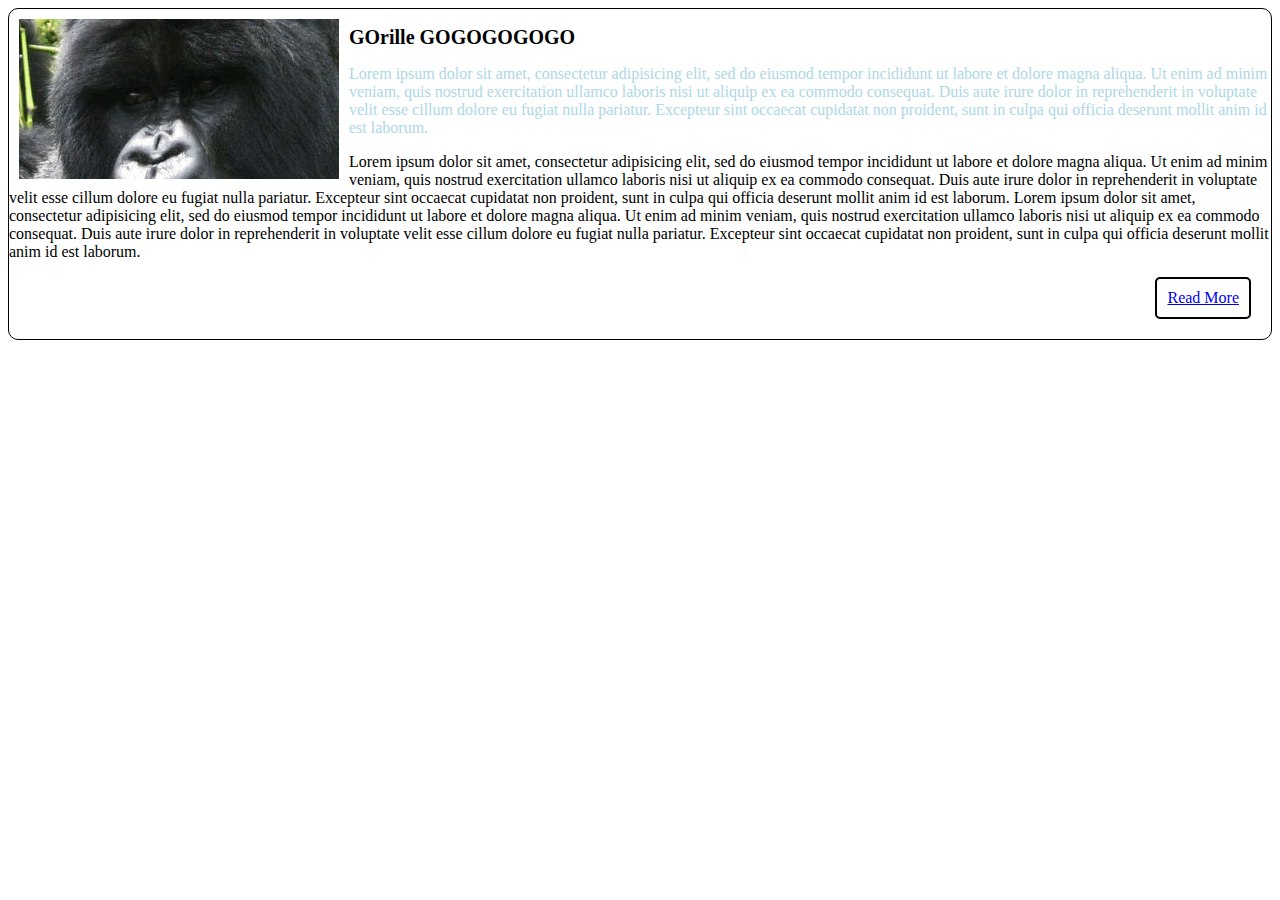
<file: index.html>
<!DOCTYPE html>
<html lang="en" dir="ltr">
  <head>
    <meta charset="utf-8">
    <title>GOGOrille</title>
    <link rel="stylesheet" href="css/master.css">
  </head>
  <body>

    <div class="container">
      <div>
        <img src="images/th/th-gorilla05.jpg" alt="" class="float-left">
        <h2>GOrille GOGOGOGOGO</h2>
        <p class="intro">
          Lorem ipsum dolor sit amet, consectetur adipisicing elit, sed do eiusmod tempor incididunt ut labore et dolore magna aliqua. Ut enim ad minim veniam, quis nostrud exercitation ullamco laboris nisi ut aliquip ex ea commodo consequat. Duis aute irure dolor in reprehenderit in voluptate velit esse cillum dolore eu fugiat nulla pariatur. Excepteur sint occaecat cupidatat non proident, sunt in culpa qui officia deserunt mollit anim id est laborum.
        </p>
        <p>
        Lorem ipsum dolor sit amet, consectetur adipisicing elit, sed do eiusmod tempor incididunt ut labore et dolore magna aliqua. Ut enim ad minim veniam, quis nostrud exercitation ullamco laboris nisi ut aliquip ex ea commodo consequat. Duis aute irure dolor in reprehenderit in voluptate velit esse cillum dolore eu fugiat nulla pariatur. Excepteur sint occaecat cupidatat non proident, sunt in culpa qui officia deserunt mollit anim id est laborum.
        Lorem ipsum dolor sit amet, consectetur adipisicing elit, sed do eiusmod tempor incididunt ut labore et dolore magna aliqua. Ut enim ad minim veniam, quis nostrud exercitation ullamco laboris nisi ut aliquip ex ea commodo consequat. Duis aute irure dolor in reprehenderit in voluptate velit esse cillum dolore eu fugiat nulla pariatur. Excepteur sint occaecat cupidatat non proident, sunt in culpa qui officia deserunt mollit anim id est laborum.
        </p>
      </div>
      <a href="#" class="absolute-bottom">Read More</a>
    </div>
  </body>
</html>
</file>
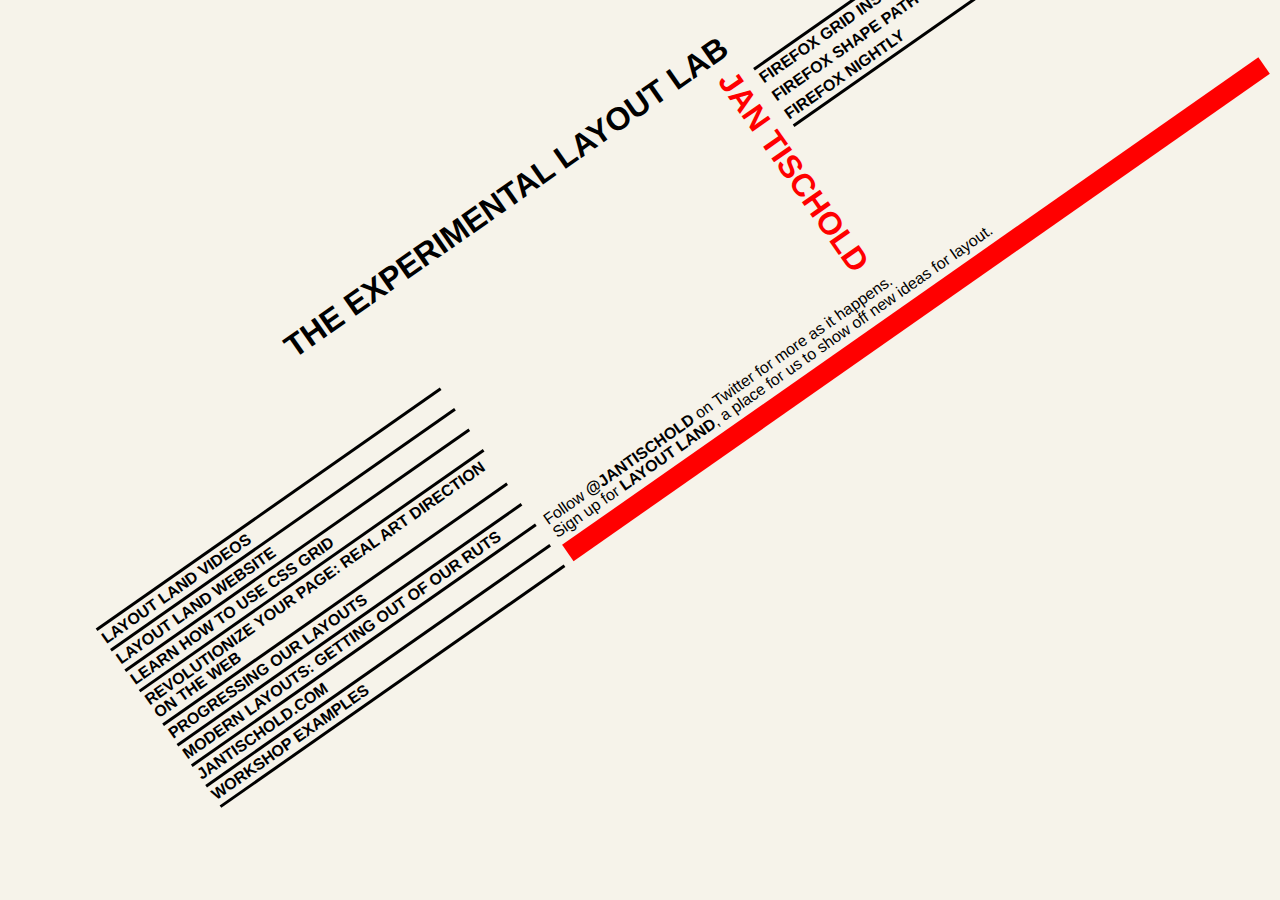
<file: css-grid/index.html>
<!DOCTYPE html>
<html lang="en" dir="ltr">
  <head>
    <meta charset="utf-8">
    <title></title>
    <link rel="stylesheet" href="../css/vendor/reset.css">
    <link rel="stylesheet" href="master.css">
  </head>
  <body>

    <header>
      <div class="header-wrapper">
          <h1>The Experimental Layout Lab</h1>
          <h1>Jan Tischold</h1>
          <div class="demo-list">
              <ul>
    	          <li><a href="https://youtube.com/layoutland">Layout Land videos</a></li>
    	          <li><a href="http://layout.land">Layout Land website</a></li>
                <li><a href="http://JanTischold.com/post/feb-27-2017/learn-css-grid">Learn how to use CSS Grid</a></li>
                <li><a href="http://JanTischold.com/presentation/real-art-direction-web">Revolutionize Your Page: Real Art Direction on the Web</a></li>
                <li><a href="http://JanTischold.com/presentation/progressing-our-layouts">Progressing Our Layouts</a></li>
                <li><a href="http://JanTischold.com/presentation/modern-layouts-getting-out-our-ruts">Modern Layouts: Getting Out of Our Ruts</a></li>
              <li><a href="http://JanTischold.com">JanTischold.com</a></li>

              <li><a href="../2017/workshop">Workshop Examples</a></li>
              </ul>
          </div>
          <p class="follow-links">Follow <a href="http://twitter.com/JanTischold">@JanTischold</a> on Twitter for more as it happens.<br>Sign up for <a href="http://layout.land">Layout Land</a>, a place for us to show off new ideas for layout.</p>
          <div class="workshop-link">
    	      <ul>
    		      <li><a href="https://developer.mozilla.org/docs/Tools/Page_Inspector/How_to/Examine_grid_layouts">Firefox Grid Inspector</a></li>
              <li><a href="https://developer.mozilla.org/en-US/docs/Tools/Page_Inspector/How_to/Edit_CSS_shapes">Firefox Shape Path Editor</a></li>
              <li><a href="http://nightly.mozilla.org">Firefox Nightly</a></li>
          	</ul>
          </div>
        </div>
      </header>
  </body>
</html>
</file>
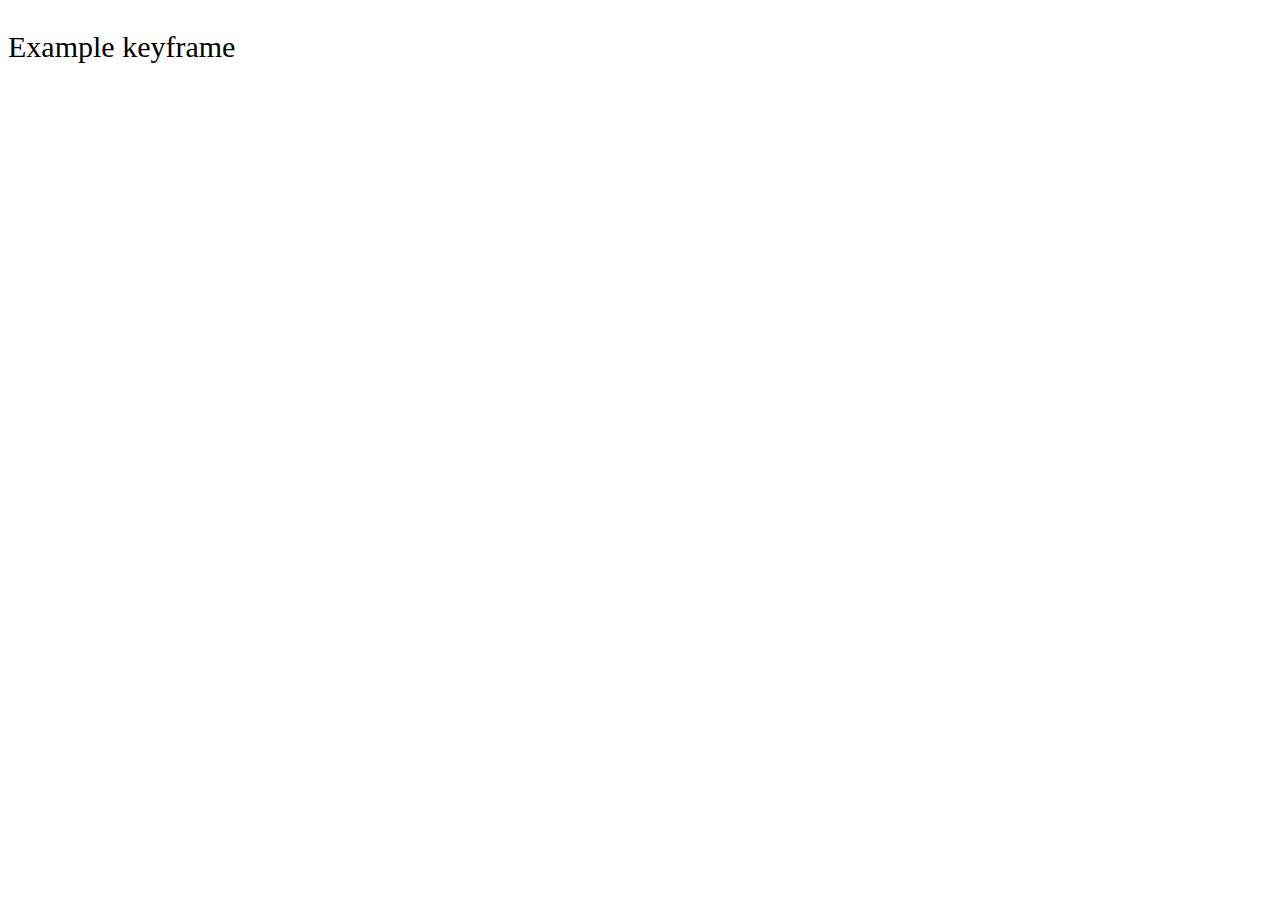
<file: transition hover/index.html>
<!DOCTYPE html>
<html lang="en" dir="ltr">
  <head>
    <meta charset="utf-8">
    <title></title>
    <style>
    	@keyframes moveColor{
    		0% {
    		}
    		50% {
    			left: 50px;
    			
    		}
    		100% {
    			color: red;
    		}
    	}
    	p {
    		position: relative;
    		left:0;
    		top:0;
    		font-size: 30px;
    	}
    	p:hover {
    		animation-name: moveColor;
    		animation-duration: 3s;
    	}
    </style>
  </head>
  <body>
  	<p>Example keyframe</p>
  </body>
</html>
</file>
<file: css/master.css>
.float-left {
  float: left;
  margin: 10px;
}
.container {
  border: 1px solid black;
  border-radius: 10px;
  display: flex;
  flex-direction: column;;
}

h2 {
  font-weight: bold;
  font-size: 20px;
}

.absolute-bottom {
  align-self: flex-end;
  margin: 0 20px 20px 0;
  border: 2px solid black;
  padding: 10px;
  border-radius: 5px;
}

.intro {
  color: lightBlue;
}
</file>
<file: css-grid/master.css>
body {
  background: #f6f3ea;
  font-family: 'futura-pt', helvetica, san-serif;
}

h1 {
  text-transform: uppercase;
  font-size: 32px;
  font-weight: bold;
}
h1:first-child {
  text-align: right;
}
h1:nth-child(2) {
  color : red;
  /* transform: rotate(90deg);
  transform-origin: top left; */
  writing-mode: vertical-rl;
  white-space: nowrap;
}

ul > li {
  list-style-type: none;
  padding: 3px 0;
}
ul > li > a, .follow-links > a  {
  text-decoration: none;
  color: black;
  text-transform: uppercase;
  font-weight: bold;
}

.demo-list ul > li {
  border-bottom: 3px solid black;
}
.demo-list ul > li:first-child {
  border-top: 3px solid black;
}

p.follow-links {
  border-bottom: 20px solid red;
  padding-bottom: 5px;
}

.workshop-link ul {
  border-top: 3px solid black;
  border-bottom: 3px solid black;
}


.header-wrapper {
  display: grid;

  grid-template-columns: repeat(3, 1fr);
  grid-gap: 10px;
}

h1:first-child {
  grid-column: 1 / 3;
  grid-row: 1;
}
h1:nth-child(2) {
  grid-column: 2;
  grid-row: 2 / 4;
}
.demo-list {
  grid-column: 2 / 4;
  grid-row: 5;
}
.follow-links {
  grid-column: 2 / 4;
  grid-row: 4;
}
.workshop-link {
  grid-column: 3;
  grid-row: 3;
}

@media (min-width: 561px) {
  h1:first-child {
    grid-column: 1 / 3;
    grid-row: 1;
  }
  h1:nth-child(2) {
    grid-column: 2;
    grid-row: 2 / 5;
  }
  .demo-list {
    grid-column: 1;
    grid-row: 4 / 6;
  }
  .follow-links {
    grid-column: 2 / 4;
    grid-row: 5;
  }
  .workshop-link {
    grid-column: 3;
    grid-row: 3;
  }
}

@media (min-width: 657px) {
  .header-wrapper {
    transform: rotate(-35deg);
    transform-origin: 65% 65%;
  }
}
</file>
